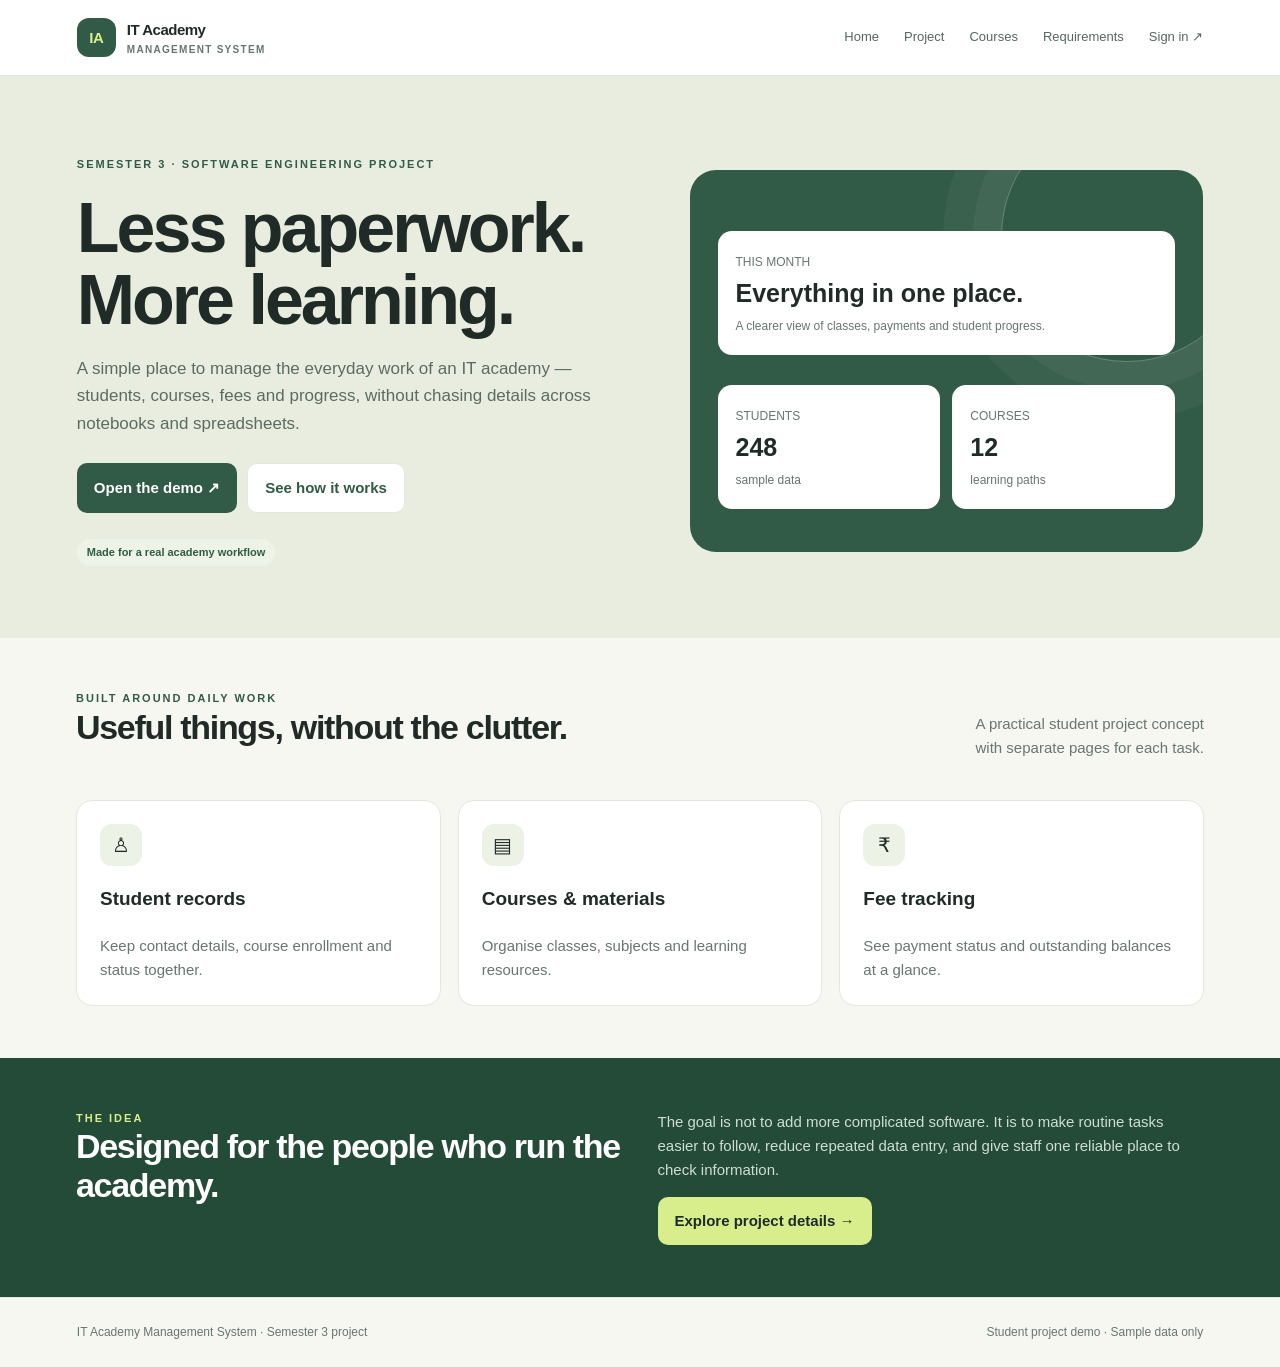
<file: index.html>
<!doctype html>
<html lang="en">

<head>
    <meta charset="utf-8">
    <meta name="viewport" content="width=device-width,initial-scale=1">
    <meta name="description" content="IT Academy Management System student project">
    <title>Home | IT Academy</title>
    <link rel="stylesheet" href="style.css">
</head>

<body>
    <header class="top"><a class="brand" href="index.html"><span class="logo">IA</span><span>IT Academy<small>MANAGEMENT
                    SYSTEM</small></span></a>
        <nav><a href="index.html">Home</a><a href="overview.html">Project</a><a href="courses.html">Courses</a><a
                href="requirements.html">Requirements</a><a class="nav-login" href="login.html">Sign in ↗</a></nav>
    </header>
    <main>
        <section class="hero">
            <div>
                <div class="eyebrow">Semester 3 · Software Engineering Project</div>
                <h1>Less paperwork.<br>More learning.</h1>
                <p>A simple place to manage the everyday work of an IT academy — students, courses, fees and progress,
                    without chasing details across notebooks and spreadsheets.</p>
                <div class="actions"><a class="btn" href="login.html">Open the demo ↗</a><a class="btn light"
                        href="overview.html">See how it works</a></div><span class="tag">Made for a real academy
                    workflow</span>
            </div>
            <div class="hero-art">
                <div class="eyebrow">A quick look inside</div>
                <div class="art-note"><span class="muted small">THIS MONTH</span><strong>Everything in one
                        place.</strong><span class="muted small">A clearer view of classes, payments and student
                        progress.</span></div>
                <div class="art-row">
                    <div class="art-note"><span class="muted small">STUDENTS</span><strong>248</strong><span
                            class="small muted">sample data</span></div>
                    <div class="art-note"><span class="muted small">COURSES</span><strong>12</strong><span
                            class="small muted">learning paths</span></div>
                </div>
            </div>
        </section>
        <section class="wrap">
            <div class="section-head">
                <div>
                    <div class="eyebrow">Built around daily work</div>
                    <h2>Useful things, without the clutter.</h2>
                </div>
                <p class="muted">A practical student project concept<br>with separate pages for each task.</p>
            </div>
            <div class="grid">
                <article class="card">
                    <div class="feature-icon">♙</div>
                    <h3>Student records</h3>
                    <p class="muted">Keep contact details, course enrollment and status together.</p>
                </article>
                <article class="card">
                    <div class="feature-icon">▤</div>
                    <h3>Courses & materials</h3>
                    <p class="muted">Organise classes, subjects and learning resources.</p>
                </article>
                <article class="card">
                    <div class="feature-icon">₹</div>
                    <h3>Fee tracking</h3>
                    <p class="muted">See payment status and outstanding balances at a glance.</p>
                </article>
            </div>
        </section>
        <section class="band">
            <div class="wrap two">
                <div>
                    <div class="eyebrow">The idea</div>
                    <h2>Designed for the people who run the academy.</h2>
                </div>
                <div>
                    <p class="muted">The goal is not to add more complicated software. It is to make routine tasks
                        easier to follow, reduce repeated data entry, and give staff one reliable place to check
                        information.</p><a class="btn lime" href="overview.html">Explore project details →</a>
                </div>
            </div>
        </section>
    </main>
    <footer class="footer"><span>IT Academy Management System · Semester 3 project</span><span>Student project demo ·
            Sample data only</span></footer>
    <script src="app.js"></script>
</body>

</html>
</file>
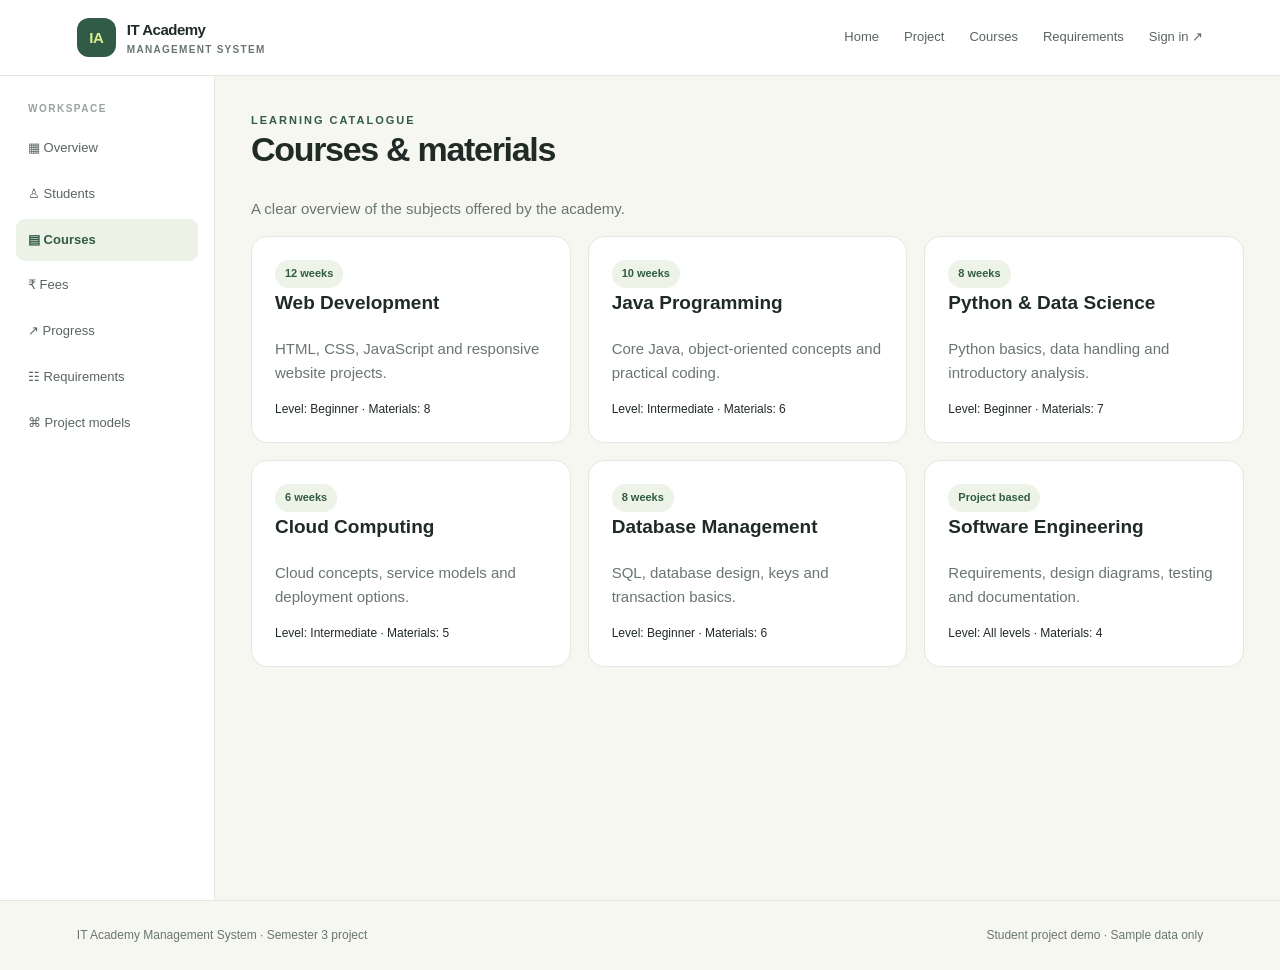
<file: courses.html>
<!doctype html>
<html lang="en">

<head>
    <meta charset="utf-8">
    <meta name="viewport" content="width=device-width,initial-scale=1">
    <meta name="description" content="IT Academy Management System student project">
    <title>Courses | IT Academy</title>
    <link rel="stylesheet" href="style.css">
</head>

<body>
    <header class="top"><a class="brand" href="index.html"><span class="logo">IA</span><span>IT Academy<small>MANAGEMENT
                    SYSTEM</small></span></a>
        <nav><a href="index.html">Home</a><a href="overview.html">Project</a><a href="courses.html">Courses</a><a
                href="requirements.html">Requirements</a><a class="nav-login" href="login.html">Sign in ↗</a></nav>
    </header>
    <main>
        <div class="sidebar-layout">
            <aside class="side">
                <p>Workspace</p><a href="dashboard.html">▦ Overview</a><a href="students.html">♙ Students</a><a
                    class="active" href="courses.html">▤ Courses</a><a href="fees.html">₹ Fees</a><a
                    href="progress.html">↗ Progress</a><a href="requirements.html">☷ Requirements</a><a
                    href="modeling.html">⌘ Project models</a>
            </aside>
            <div class="main-area">
                <div class="eyebrow">Learning catalogue</div>
                <h2>Courses & materials</h2>
                <p class="muted">A clear overview of the subjects offered by the academy.</p>
                <div class="grid">
                    <article class="card"><span class="tag">12 weeks</span>
                        <h3>Web Development</h3>
                        <p class="muted">HTML, CSS, JavaScript and responsive website projects.</p>
                        <p class="small">Level: Beginner · Materials: 8</p>
                    </article>
                    <article class="card"><span class="tag">10 weeks</span>
                        <h3>Java Programming</h3>
                        <p class="muted">Core Java, object-oriented concepts and practical coding.</p>
                        <p class="small">Level: Intermediate · Materials: 6</p>
                    </article>
                    <article class="card"><span class="tag">8 weeks</span>
                        <h3>Python & Data Science</h3>
                        <p class="muted">Python basics, data handling and introductory analysis.</p>
                        <p class="small">Level: Beginner · Materials: 7</p>
                    </article>
                    <article class="card"><span class="tag">6 weeks</span>
                        <h3>Cloud Computing</h3>
                        <p class="muted">Cloud concepts, service models and deployment options.</p>
                        <p class="small">Level: Intermediate · Materials: 5</p>
                    </article>
                    <article class="card"><span class="tag">8 weeks</span>
                        <h3>Database Management</h3>
                        <p class="muted">SQL, database design, keys and transaction basics.</p>
                        <p class="small">Level: Beginner · Materials: 6</p>
                    </article>
                    <article class="card"><span class="tag">Project based</span>
                        <h3>Software Engineering</h3>
                        <p class="muted">Requirements, design diagrams, testing and documentation.</p>
                        <p class="small">Level: All levels · Materials: 4</p>
                    </article>
                </div>
            </div>
        </div>
    </main>
    <footer class="footer"><span>IT Academy Management System · Semester 3 project</span><span>Student project demo ·
            Sample data only</span></footer>
    <script src="app.js"></script>
</body>

</html>
</file>
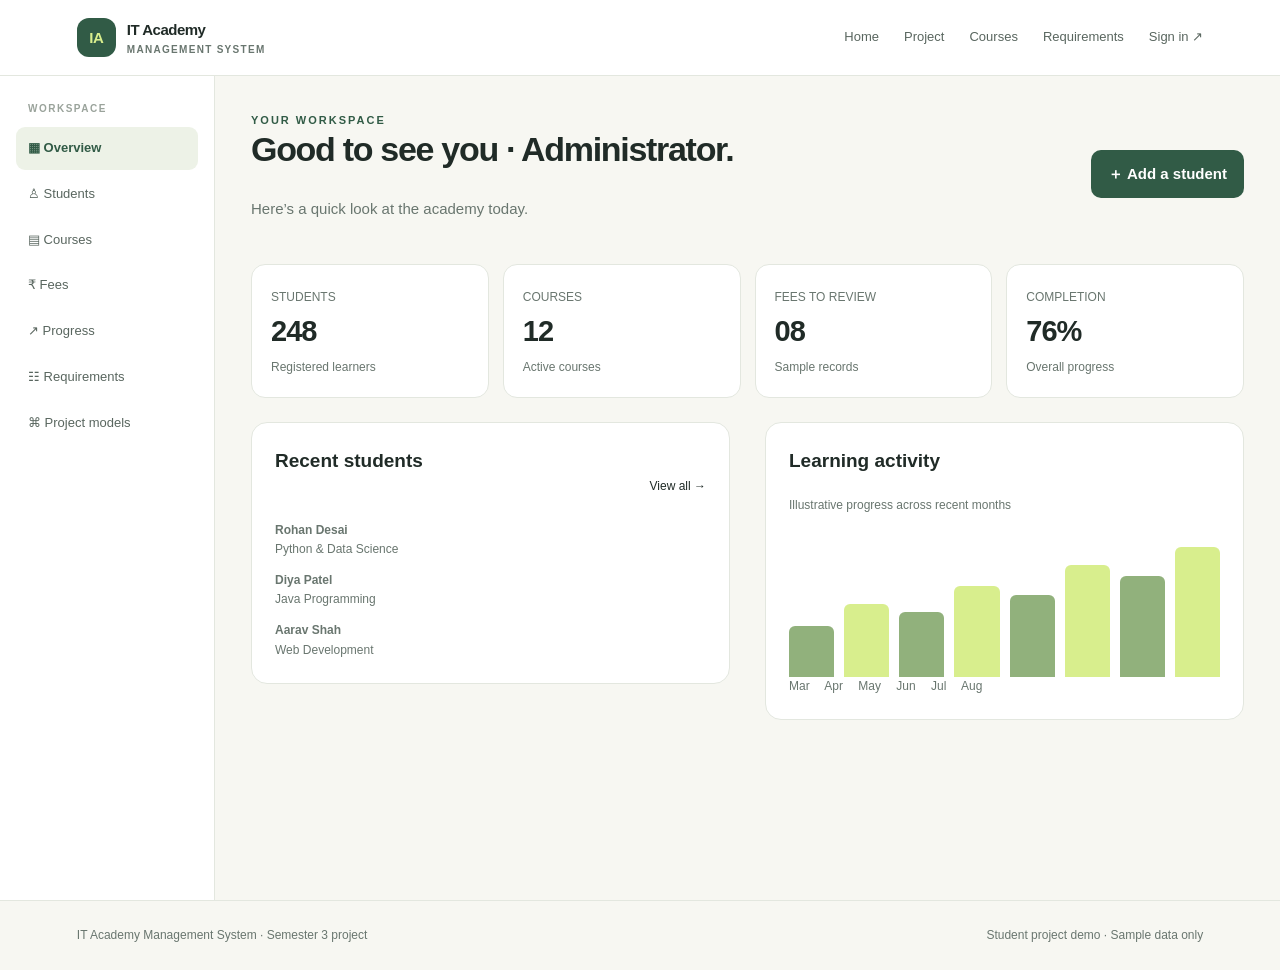
<file: dashboard.html>
<!doctype html>
<html lang="en">

<head>
    <meta charset="utf-8">
    <meta name="viewport" content="width=device-width,initial-scale=1">
    <meta name="description" content="IT Academy Management System student project">
    <title>Dashboard | IT Academy</title>
    <link rel="stylesheet" href="style.css">
</head>

<body>
    <header class="top"><a class="brand" href="index.html"><span class="logo">IA</span><span>IT Academy<small>MANAGEMENT
                    SYSTEM</small></span></a>
        <nav><a href="index.html">Home</a><a href="overview.html">Project</a><a href="courses.html">Courses</a><a
                href="requirements.html">Requirements</a><a class="nav-login" href="login.html">Sign in ↗</a></nav>
    </header>
    <main>
        <div class="sidebar-layout">
            <aside class="side">
                <p>Workspace</p><a class="active" href="dashboard.html">▦ Overview</a><a href="students.html">♙
                    Students</a><a href="courses.html">▤ Courses</a><a href="fees.html">₹ Fees</a><a
                    href="progress.html">↗ Progress</a><a href="requirements.html">☷ Requirements</a><a
                    href="modeling.html">⌘ Project models</a>
            </aside>
            <div class="main-area">
                <div class="page-title">
                    <div>
                        <div class="eyebrow">Your workspace</div>
                        <h2 id="welcomeTitle">Good to see you.</h2>
                        <p class="muted">Here’s a quick look at the academy today.</p>
                    </div><a class="btn" href="students.html">＋ Add a student</a>
                </div>
                <div class="statgrid">
                    <div class="stat"><span>STUDENTS</span><strong id="studentCount">248</strong><span>Registered
                            learners</span></div>
                    <div class="stat"><span>COURSES</span><strong>12</strong><span>Active courses</span></div>
                    <div class="stat"><span>FEES TO REVIEW</span><strong>08</strong><span>Sample records</span></div>
                    <div class="stat"><span>COMPLETION</span><strong>76%</strong><span>Overall progress</span></div>
                </div>
                <div class="two">
                    <div class="card">
                        <div class="section-head">
                            <h3>Recent students</h3><a class="small" href="students.html">View all →</a>
                        </div>
                        <div id="recentStudents" class="muted small">Loading student records…</div>
                    </div>
                    <div class="card">
                        <h3>Learning activity</h3>
                        <p class="muted small">Illustrative progress across recent months</p>
                        <div class="bars"><i style="height:38%"></i><i style="height:54%"></i><i
                                style="height:48%"></i><i style="height:67%"></i><i style="height:61%"></i><i
                                style="height:83%"></i><i style="height:75%"></i><i style="height:96%"></i></div>
                        <div class="muted small">Mar　 Apr　 May　 Jun　 Jul　 Aug</div>
                    </div>
                </div>
            </div>
        </div>
    </main>
    <footer class="footer"><span>IT Academy Management System · Semester 3 project</span><span>Student project demo ·
            Sample data only</span></footer>
    <script src="app.js"></script>
</body>

</html>
</file>
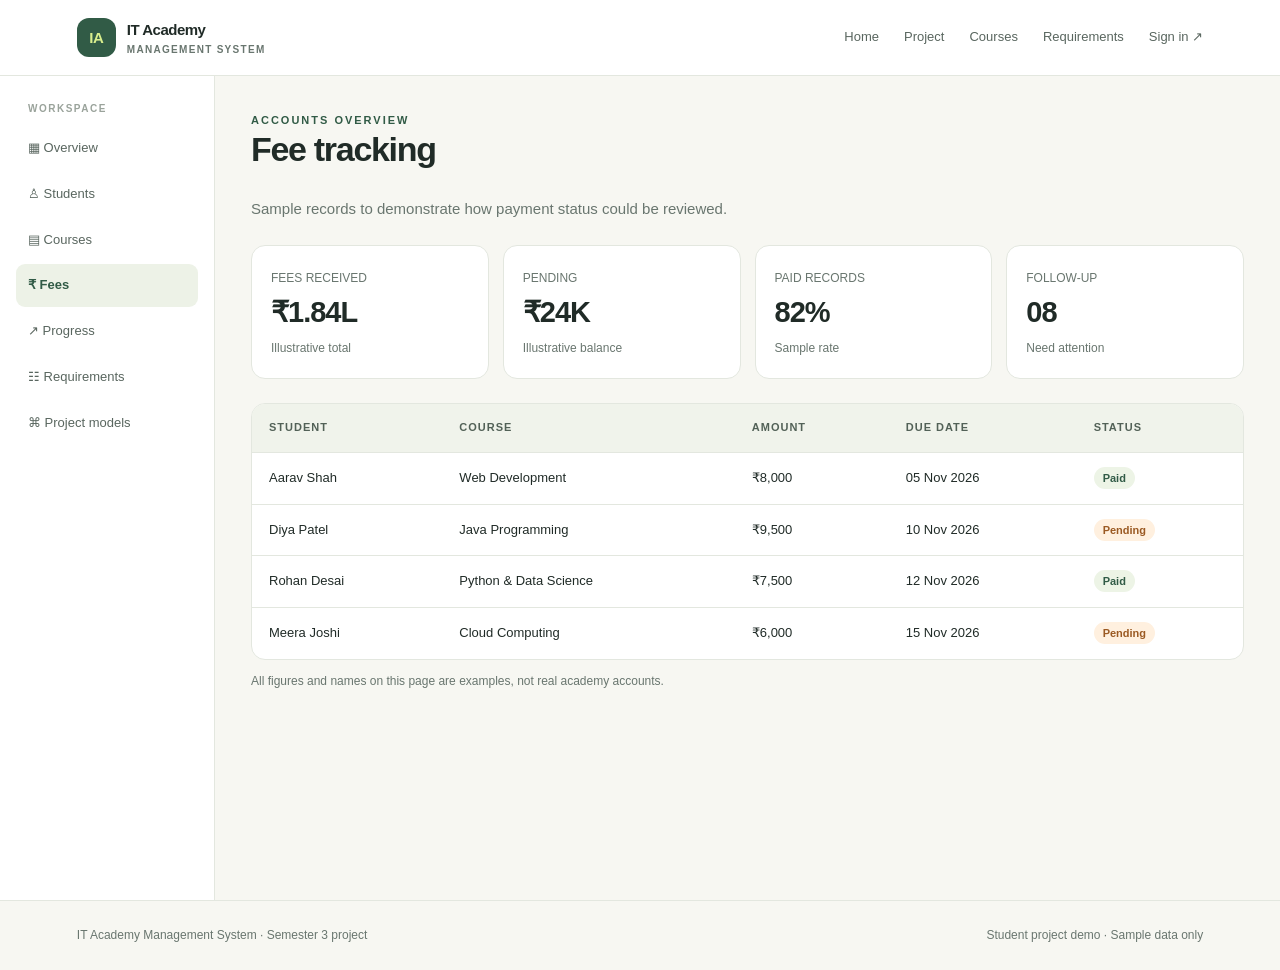
<file: fees.html>
<!doctype html>
<html lang="en">

<head>
    <meta charset="utf-8">
    <meta name="viewport" content="width=device-width,initial-scale=1">
    <meta name="description" content="IT Academy Management System student project">
    <title>Fees | IT Academy</title>
    <link rel="stylesheet" href="style.css">
</head>

<body>
    <header class="top"><a class="brand" href="index.html"><span class="logo">IA</span><span>IT Academy<small>MANAGEMENT
                    SYSTEM</small></span></a>
        <nav><a href="index.html">Home</a><a href="overview.html">Project</a><a href="courses.html">Courses</a><a
                href="requirements.html">Requirements</a><a class="nav-login" href="login.html">Sign in ↗</a></nav>
    </header>
    <main>
        <div class="sidebar-layout">
            <aside class="side">
                <p>Workspace</p><a href="dashboard.html">▦ Overview</a><a href="students.html">♙ Students</a><a
                    href="courses.html">▤ Courses</a><a class="active" href="fees.html">₹ Fees</a><a
                    href="progress.html">↗ Progress</a><a href="requirements.html">☷ Requirements</a><a
                    href="modeling.html">⌘ Project models</a>
            </aside>
            <div class="main-area">
                <div class="eyebrow">Accounts overview</div>
                <h2>Fee tracking</h2>
                <p class="muted">Sample records to demonstrate how payment status could be reviewed.</p>
                <div class="statgrid">
                    <div class="stat"><span>FEES RECEIVED</span><strong>₹1.84L</strong><span>Illustrative total</span>
                    </div>
                    <div class="stat"><span>PENDING</span><strong>₹24K</strong><span>Illustrative balance</span></div>
                    <div class="stat"><span>PAID RECORDS</span><strong>82%</strong><span>Sample rate</span></div>
                    <div class="stat"><span>FOLLOW-UP</span><strong>08</strong><span>Need attention</span></div>
                </div>
                <div class="table-wrap">
                    <table>
                        <thead>
                            <tr>
                                <th>Student</th>
                                <th>Course</th>
                                <th>Amount</th>
                                <th>Due date</th>
                                <th>Status</th>
                            </tr>
                        </thead>
                        <tbody>
                            <tr>
                                <td>Aarav Shah</td>
                                <td>Web Development</td>
                                <td>₹8,000</td>
                                <td>05 Nov 2026</td>
                                <td><span class="status">Paid</span></td>
                            </tr>
                            <tr>
                                <td>Diya Patel</td>
                                <td>Java Programming</td>
                                <td>₹9,500</td>
                                <td>10 Nov 2026</td>
                                <td><span class="status" style="background:#fff0df;color:#9b5a23">Pending</span></td>
                            </tr>
                            <tr>
                                <td>Rohan Desai</td>
                                <td>Python & Data Science</td>
                                <td>₹7,500</td>
                                <td>12 Nov 2026</td>
                                <td><span class="status">Paid</span></td>
                            </tr>
                            <tr>
                                <td>Meera Joshi</td>
                                <td>Cloud Computing</td>
                                <td>₹6,000</td>
                                <td>15 Nov 2026</td>
                                <td><span class="status" style="background:#fff0df;color:#9b5a23">Pending</span></td>
                            </tr>
                        </tbody>
                    </table>
                </div>
                <p class="small muted" style="margin-top:12px">All figures and names on this page are examples, not real
                    academy accounts.</p>
            </div>
        </div>
    </main>
    <footer class="footer"><span>IT Academy Management System · Semester 3 project</span><span>Student project demo ·
            Sample data only</span></footer>
    <script src="app.js"></script>
</body>

</html>
</file>
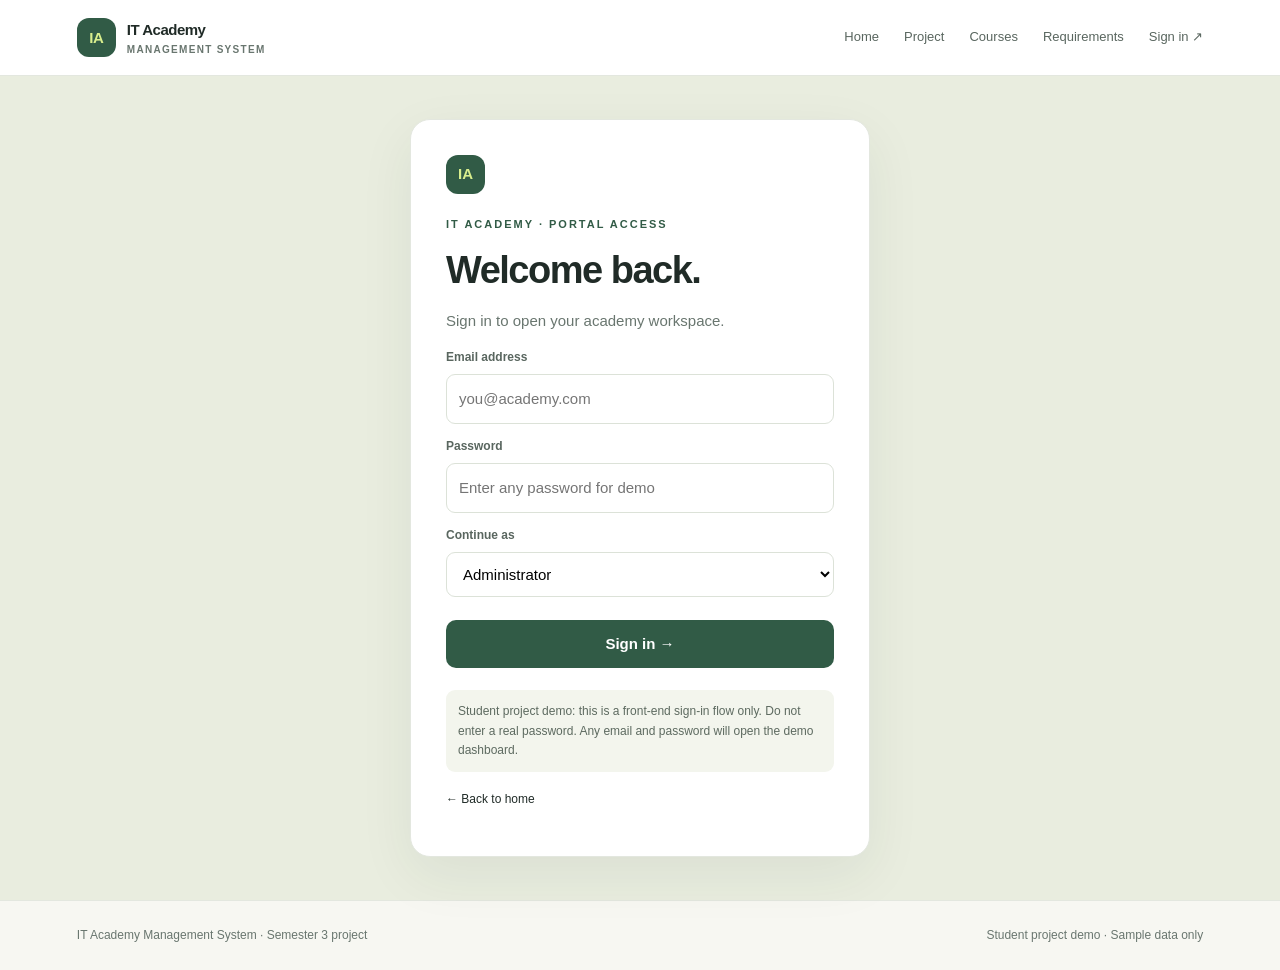
<file: login.html>
<!doctype html>
<html lang="en">

<head>
    <meta charset="utf-8">
    <meta name="viewport" content="width=device-width,initial-scale=1">
    <meta name="description" content="IT Academy Management System student project">
    <title>Login | IT Academy</title>
    <link rel="stylesheet" href="style.css">
</head>

<body>
    <header class="top"><a class="brand" href="index.html"><span class="logo">IA</span><span>IT Academy<small>MANAGEMENT
                    SYSTEM</small></span></a>
        <nav><a href="index.html">Home</a><a href="overview.html">Project</a><a href="courses.html">Courses</a><a
                href="requirements.html">Requirements</a><a class="nav-login" href="login.html">Sign in ↗</a></nav>
    </header>
    <main>
        <div class="login-bg">
            <form class="login-card" id="loginForm">
                <div class="logo">IA</div>
                <div class="eyebrow" style="margin-top:22px">IT Academy · Portal access</div>
                <h1>Welcome back.</h1>
                <p class="muted">Sign in to open your academy workspace.</p>
                <div class="field"><label for="email">Email address</label><input id="email" type="email"
                        placeholder="you@academy.com" required></div>
                <div class="field"><label for="password">Password</label><input id="password" type="password"
                        placeholder="Enter any password for demo" required></div>
                <div class="field"><label for="role">Continue as</label><select id="role">
                        <option>Administrator</option>
                        <option>Teacher</option>
                        <option>Student</option>
                    </select></div><button type="submit" style="width:100%;margin:10px 0">Sign in →</button>
                <p id="loginMessage" class="small muted"></p>
                <div class="notice">Student project demo: this is a front-end sign-in flow only. Do not enter a real
                    password. Any email and password will open the demo dashboard.</div>
                <p class="small" style="margin-top:18px"><a href="index.html">← Back to home</a></p>
            </form>
        </div>
    </main>
    <footer class="footer"><span>IT Academy Management System · Semester 3 project</span><span>Student project demo ·
            Sample data only</span></footer>
    <script src="app.js"></script>
</body>

</html>
</file>
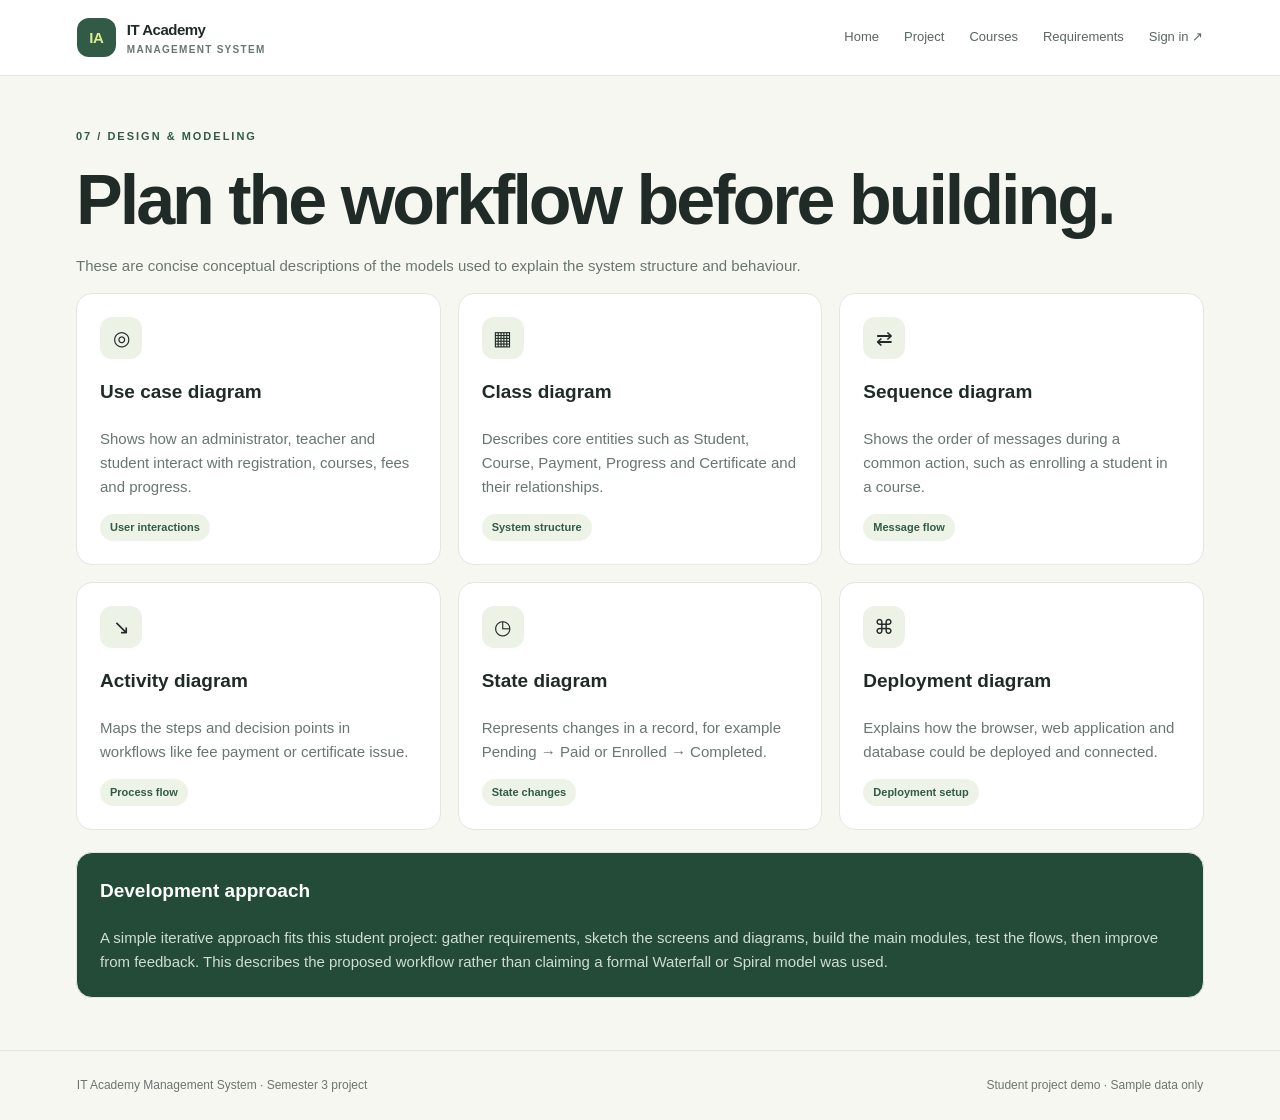
<file: modeling.html>
<!doctype html>
<html lang="en">

<head>
    <meta charset="utf-8">
    <meta name="viewport" content="width=device-width,initial-scale=1">
    <meta name="description" content="IT Academy Management System student project">
    <title>Modeling | IT Academy</title>
    <link rel="stylesheet" href="style.css">
</head>

<body>
    <header class="top"><a class="brand" href="index.html"><span class="logo">IA</span><span>IT Academy<small>MANAGEMENT
                    SYSTEM</small></span></a>
        <nav><a href="index.html">Home</a><a href="overview.html">Project</a><a href="courses.html">Courses</a><a
                href="requirements.html">Requirements</a><a class="nav-login" href="login.html">Sign in ↗</a></nav>
    </header>
    <main>
        <div class="wrap">
            <div class="eyebrow">07 / Design & modeling</div>
            <h1>Plan the workflow before building.</h1>
            <p class="muted">These are concise conceptual descriptions of the models used to explain the system
                structure and behaviour.</p>
            <div class="grid">
                <article class="card">
                    <div class="feature-icon">◎</div>
                    <h3>Use case diagram</h3>
                    <p class="muted">Shows how an administrator, teacher and student interact with registration,
                        courses, fees and progress.</p><span class="tag">User interactions</span>
                </article>
                <article class="card">
                    <div class="feature-icon">▦</div>
                    <h3>Class diagram</h3>
                    <p class="muted">Describes core entities such as Student, Course, Payment, Progress and Certificate
                        and their relationships.</p><span class="tag">System structure</span>
                </article>
                <article class="card">
                    <div class="feature-icon">⇄</div>
                    <h3>Sequence diagram</h3>
                    <p class="muted">Shows the order of messages during a common action, such as enrolling a student in
                        a course.</p><span class="tag">Message flow</span>
                </article>
                <article class="card">
                    <div class="feature-icon">↘</div>
                    <h3>Activity diagram</h3>
                    <p class="muted">Maps the steps and decision points in workflows like fee payment or certificate
                        issue.</p><span class="tag">Process flow</span>
                </article>
                <article class="card">
                    <div class="feature-icon">◷</div>
                    <h3>State diagram</h3>
                    <p class="muted">Represents changes in a record, for example Pending → Paid or Enrolled → Completed.
                    </p><span class="tag">State changes</span>
                </article>
                <article class="card">
                    <div class="feature-icon">⌘</div>
                    <h3>Deployment diagram</h3>
                    <p class="muted">Explains how the browser, web application and database could be deployed and
                        connected.</p><span class="tag">Deployment setup</span>
                </article>
            </div>
            <div class="band card" style="margin-top:22px">
                <h3>Development approach</h3>
                <p class="muted">A simple iterative approach fits this student project: gather requirements, sketch the
                    screens and diagrams, build the main modules, test the flows, then improve from feedback. This
                    describes the proposed workflow rather than claiming a formal Waterfall or Spiral model was used.
                </p>
            </div>
        </div>
    </main>
    <footer class="footer"><span>IT Academy Management System · Semester 3 project</span><span>Student project demo ·
            Sample data only</span></footer>
    <script src="app.js"></script>
</body>

</html>
</file>
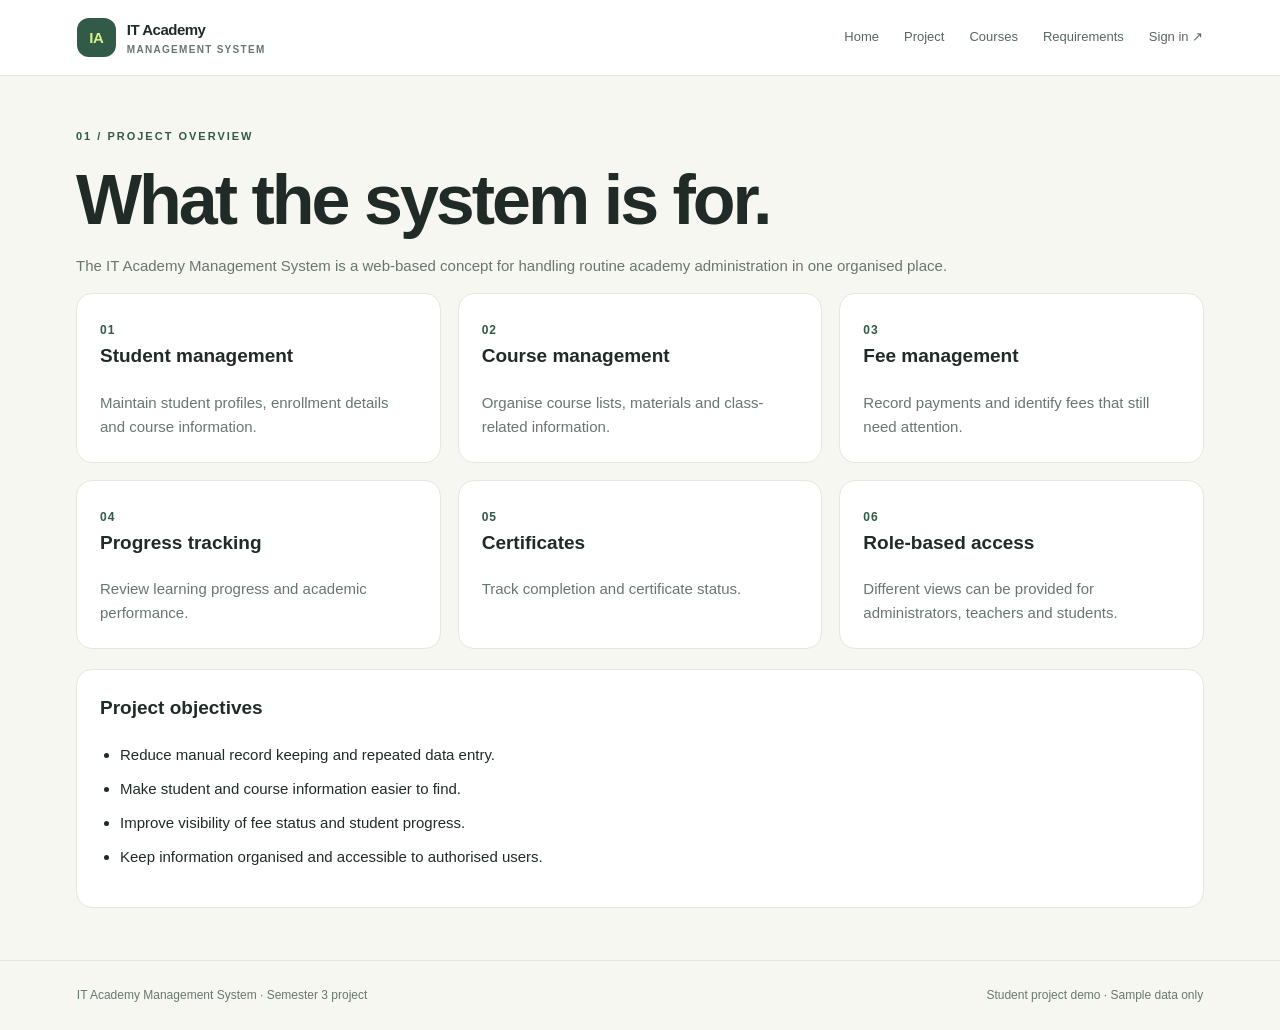
<file: overview.html>
<!doctype html>
<html lang="en">

<head>
    <meta charset="utf-8">
    <meta name="viewport" content="width=device-width,initial-scale=1">
    <meta name="description" content="IT Academy Management System student project">
    <title>Overview | IT Academy</title>
    <link rel="stylesheet" href="style.css">
</head>

<body>
    <header class="top"><a class="brand" href="index.html"><span class="logo">IA</span><span>IT Academy<small>MANAGEMENT
                    SYSTEM</small></span></a>
        <nav><a href="index.html">Home</a><a href="overview.html">Project</a><a href="courses.html">Courses</a><a
                href="requirements.html">Requirements</a><a class="nav-login" href="login.html">Sign in ↗</a></nav>
    </header>
    <main>
        <div class="wrap">
            <div class="eyebrow">01 / Project overview</div>
            <h1>What the system is for.</h1>
            <p class="muted">The IT Academy Management System is a web-based concept for handling routine academy
                administration in one organised place.</p>
            <div class="grid">
                <article class="card"><span class="number">01</span>
                    <h3>Student management</h3>
                    <p class="muted">Maintain student profiles, enrollment details and course information.</p>
                </article>
                <article class="card"><span class="number">02</span>
                    <h3>Course management</h3>
                    <p class="muted">Organise course lists, materials and class-related information.</p>
                </article>
                <article class="card"><span class="number">03</span>
                    <h3>Fee management</h3>
                    <p class="muted">Record payments and identify fees that still need attention.</p>
                </article>
                <article class="card"><span class="number">04</span>
                    <h3>Progress tracking</h3>
                    <p class="muted">Review learning progress and academic performance.</p>
                </article>
                <article class="card"><span class="number">05</span>
                    <h3>Certificates</h3>
                    <p class="muted">Track completion and certificate status.</p>
                </article>
                <article class="card"><span class="number">06</span>
                    <h3>Role-based access</h3>
                    <p class="muted">Different views can be provided for administrators, teachers and students.</p>
                </article>
            </div>
            <div class="card" style="margin-top:20px">
                <h3>Project objectives</h3>
                <ul class="list">
                    <li>Reduce manual record keeping and repeated data entry.</li>
                    <li>Make student and course information easier to find.</li>
                    <li>Improve visibility of fee status and student progress.</li>
                    <li>Keep information organised and accessible to authorised users.</li>
                </ul>
            </div>
        </div>
    </main>
    <footer class="footer"><span>IT Academy Management System · Semester 3 project</span><span>Student project demo ·
            Sample data only</span></footer>
    <script src="app.js"></script>
</body>

</html>
</file>
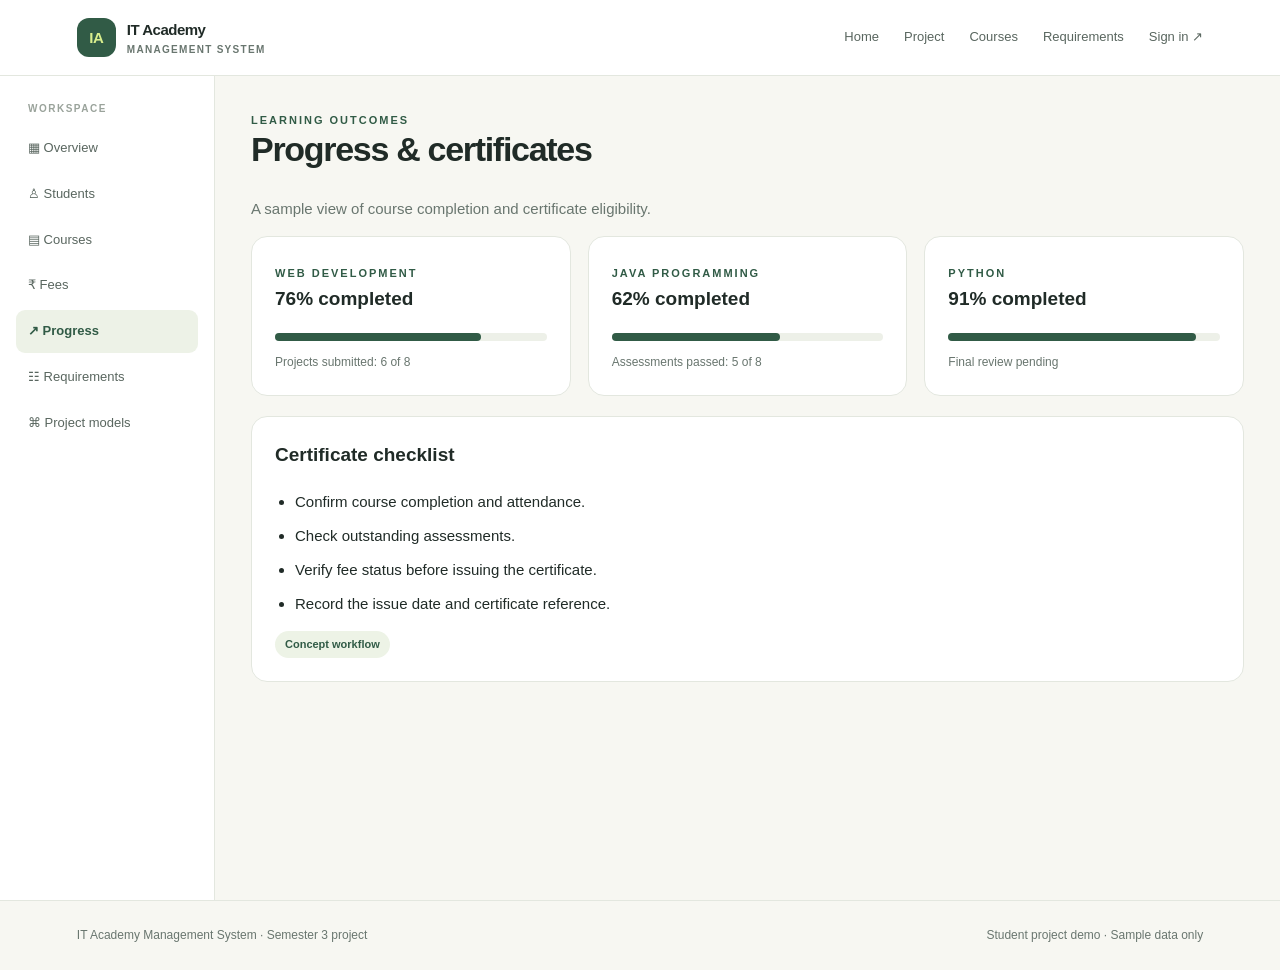
<file: progress.html>
<!doctype html>
<html lang="en">

<head>
    <meta charset="utf-8">
    <meta name="viewport" content="width=device-width,initial-scale=1">
    <meta name="description" content="IT Academy Management System student project">
    <title>Progress | IT Academy</title>
    <link rel="stylesheet" href="style.css">
</head>

<body>
    <header class="top"><a class="brand" href="index.html"><span class="logo">IA</span><span>IT Academy<small>MANAGEMENT
                    SYSTEM</small></span></a>
        <nav><a href="index.html">Home</a><a href="overview.html">Project</a><a href="courses.html">Courses</a><a
                href="requirements.html">Requirements</a><a class="nav-login" href="login.html">Sign in ↗</a></nav>
    </header>
    <main>
        <div class="sidebar-layout">
            <aside class="side">
                <p>Workspace</p><a href="dashboard.html">▦ Overview</a><a href="students.html">♙ Students</a><a
                    href="courses.html">▤ Courses</a><a href="fees.html">₹ Fees</a><a class="active"
                    href="progress.html">↗ Progress</a><a href="requirements.html">☷ Requirements</a><a
                    href="modeling.html">⌘ Project models</a>
            </aside>
            <div class="main-area">
                <div class="eyebrow">Learning outcomes</div>
                <h2>Progress & certificates</h2>
                <p class="muted">A sample view of course completion and certificate eligibility.</p>
                <div class="grid">
                    <article class="card"><span class="eyebrow">WEB DEVELOPMENT</span>
                        <h3>76% completed</h3>
                        <div style="height:8px;background:#edf0e8;border-radius:9px">
                            <div style="height:8px;width:76%;background:#315b46;border-radius:9px"></div>
                        </div>
                        <p class="muted small" style="margin-top:12px">Projects submitted: 6 of 8</p>
                    </article>
                    <article class="card"><span class="eyebrow">JAVA PROGRAMMING</span>
                        <h3>62% completed</h3>
                        <div style="height:8px;background:#edf0e8;border-radius:9px">
                            <div style="height:8px;width:62%;background:#315b46;border-radius:9px"></div>
                        </div>
                        <p class="muted small" style="margin-top:12px">Assessments passed: 5 of 8</p>
                    </article>
                    <article class="card"><span class="eyebrow">PYTHON</span>
                        <h3>91% completed</h3>
                        <div style="height:8px;background:#edf0e8;border-radius:9px">
                            <div style="height:8px;width:91%;background:#315b46;border-radius:9px"></div>
                        </div>
                        <p class="muted small" style="margin-top:12px">Final review pending</p>
                    </article>
                </div>
                <div class="card" style="margin-top:20px">
                    <h3>Certificate checklist</h3>
                    <ul class="list">
                        <li>Confirm course completion and attendance.</li>
                        <li>Check outstanding assessments.</li>
                        <li>Verify fee status before issuing the certificate.</li>
                        <li>Record the issue date and certificate reference.</li>
                    </ul><span class="tag">Concept workflow</span>
                </div>
            </div>
        </div>
    </main>
    <footer class="footer"><span>IT Academy Management System · Semester 3 project</span><span>Student project demo ·
            Sample data only</span></footer>
    <script src="app.js"></script>
</body>

</html>
</file>
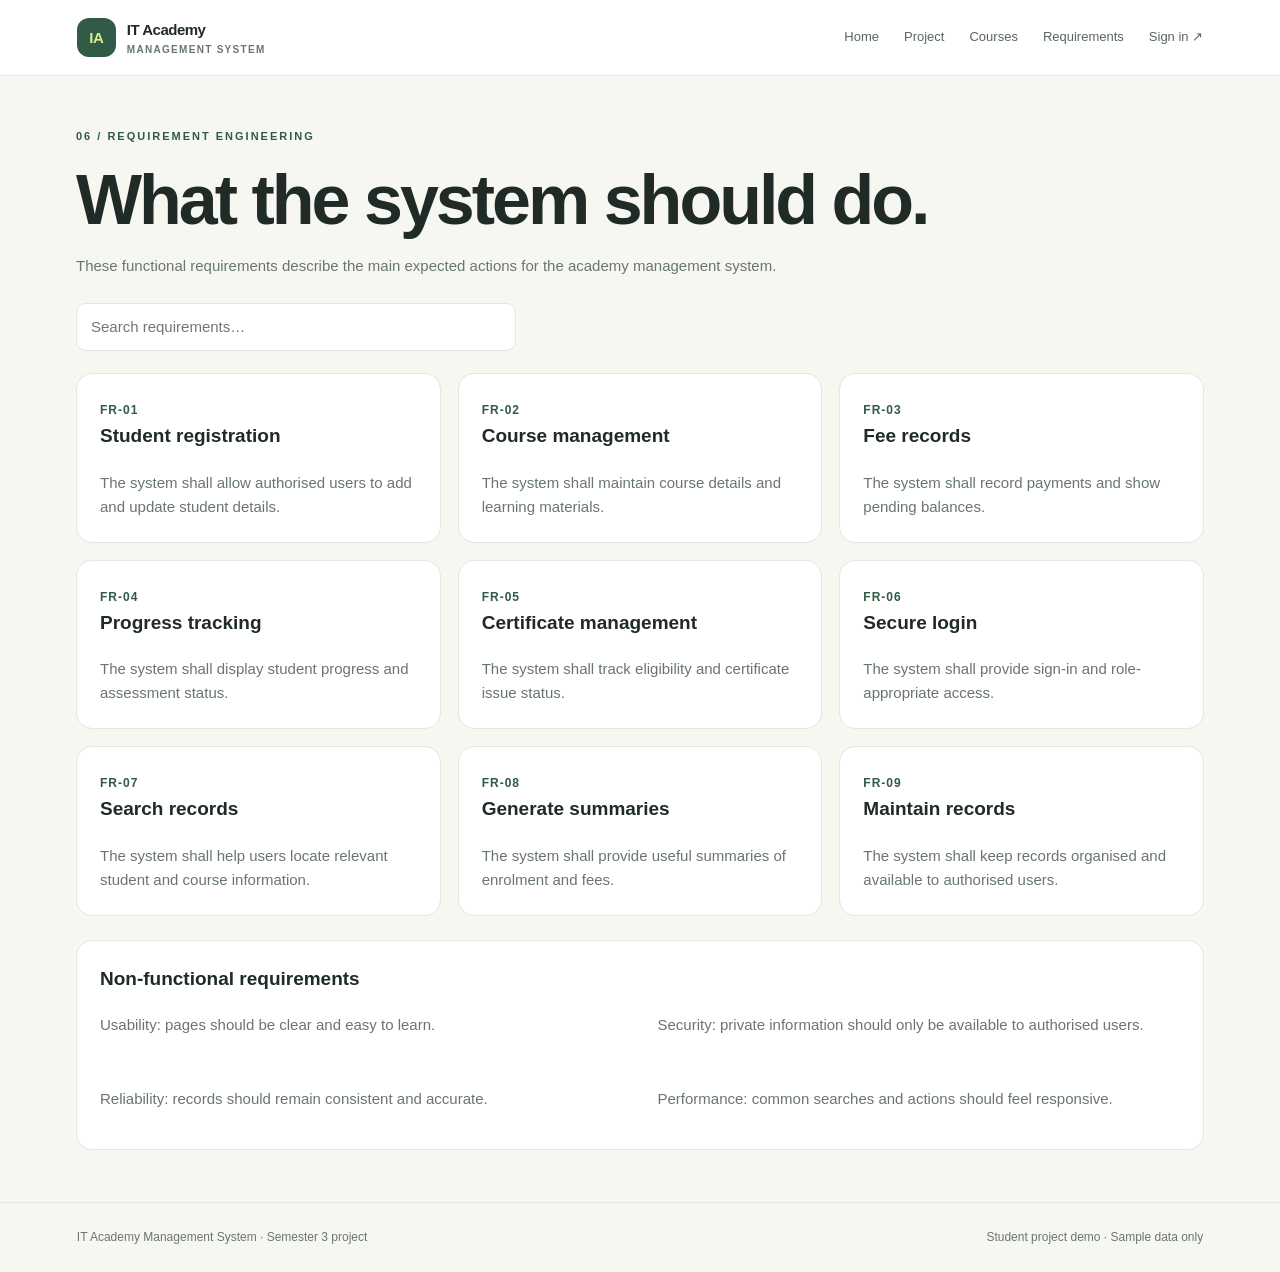
<file: requirements.html>
<!doctype html>
<html lang="en">

<head>
    <meta charset="utf-8">
    <meta name="viewport" content="width=device-width,initial-scale=1">
    <meta name="description" content="IT Academy Management System student project">
    <title>Requirements | IT Academy</title>
    <link rel="stylesheet" href="style.css">
</head>

<body>
    <header class="top"><a class="brand" href="index.html">
            <span class="logo">IA</span><span>IT Academy<small>MANAGEMENT SYSTEM</small>
            </span></a>
        <nav><a href="index.html">Home</a><a href="overview.html">Project</a>
            <a href="courses.html">Courses</a><a href="requirements.html">Requirements</a>
            <a class="nav-login" href="login.html">Sign in ↗</a>
        </nav>
    </header>
    <main>
        <div class="wrap">
            <div class="eyebrow">06 / Requirement engineering</div>
            <h1>What the system should do.</h1>
            <p class="muted">These functional requirements describe the main expected actions for the academy management
                system.</p>
            <input id="reqSearch" class="search" style="width:min(440px,100%);margin:10px 0 22px"
                placeholder="Search requirements…">
            <div class="grid" id="reqGrid">
                <article class="card req">
                    <span class="number">FR-01</span>
                    <h3>Student registration</h3>
                    <p class="muted">The system shall allow authorised users to add and update student details.</p>
                </article>
                <article class="card req"><span class="number">FR-02</span>
                    <h3>Course management</h3>
                    <p class="muted">The system shall maintain course details and learning materials.</p>
                </article>
                <article class="card req"><span class="number">FR-03</span>
                    <h3>Fee records</h3>
                    <p class="muted">The system shall record payments and show pending balances.</p>
                </article>
                <article class="card req"><span class="number">FR-04</span>
                    <h3>Progress tracking</h3>
                    <p class="muted">The system shall display student progress and assessment status.</p>
                </article>
                <article class="card req"><span class="number">FR-05</span>
                    <h3>Certificate management</h3>
                    <p class="muted">The system shall track eligibility and certificate issue status.</p>
                </article>
                <article class="card req"><span class="number">FR-06</span>
                    <h3>Secure login</h3>
                    <p class="muted">The system shall provide sign-in and role-appropriate access.</p>
                </article>
                <article class="card req"><span class="number">FR-07</span>
                    <h3>Search records</h3>
                    <p class="muted">The system shall help users locate relevant student and course information.</p>
                </article>
                <article class="card req"><span class="number">FR-08</span>
                    <h3>Generate summaries</h3>
                    <p class="muted">The system shall provide useful summaries of enrolment and fees.</p>
                </article>
                <article class="card req"><span class="number">FR-09</span>
                    <h3>Maintain records</h3>
                    <p class="muted">The system shall keep records organised and available to authorised users.</p>
                </article>
            </div>
            <p id="noReq" class="muted hidden">No matching requirements found.</p>
            <div class="card" style="margin-top:24px">
                <h3>Non-functional requirements</h3>
                <div class="two">
                    <p class="muted">Usability: pages should be clear and easy to learn.</p>
                    <p class="muted">Security: private information should only be available to authorised users.</p>
                    <p class="muted">Reliability: records should remain consistent and accurate.</p>
                    <p class="muted">Performance: common searches and actions should feel responsive.</p>
                </div>
            </div>
        </div>
    </main>
    <footer class="footer"><span>IT Academy Management System · Semester 3 project</span><span>Student project demo ·
            Sample data only</span></footer>
    <script src="app.js"></script>
</body>

</html>
</file>
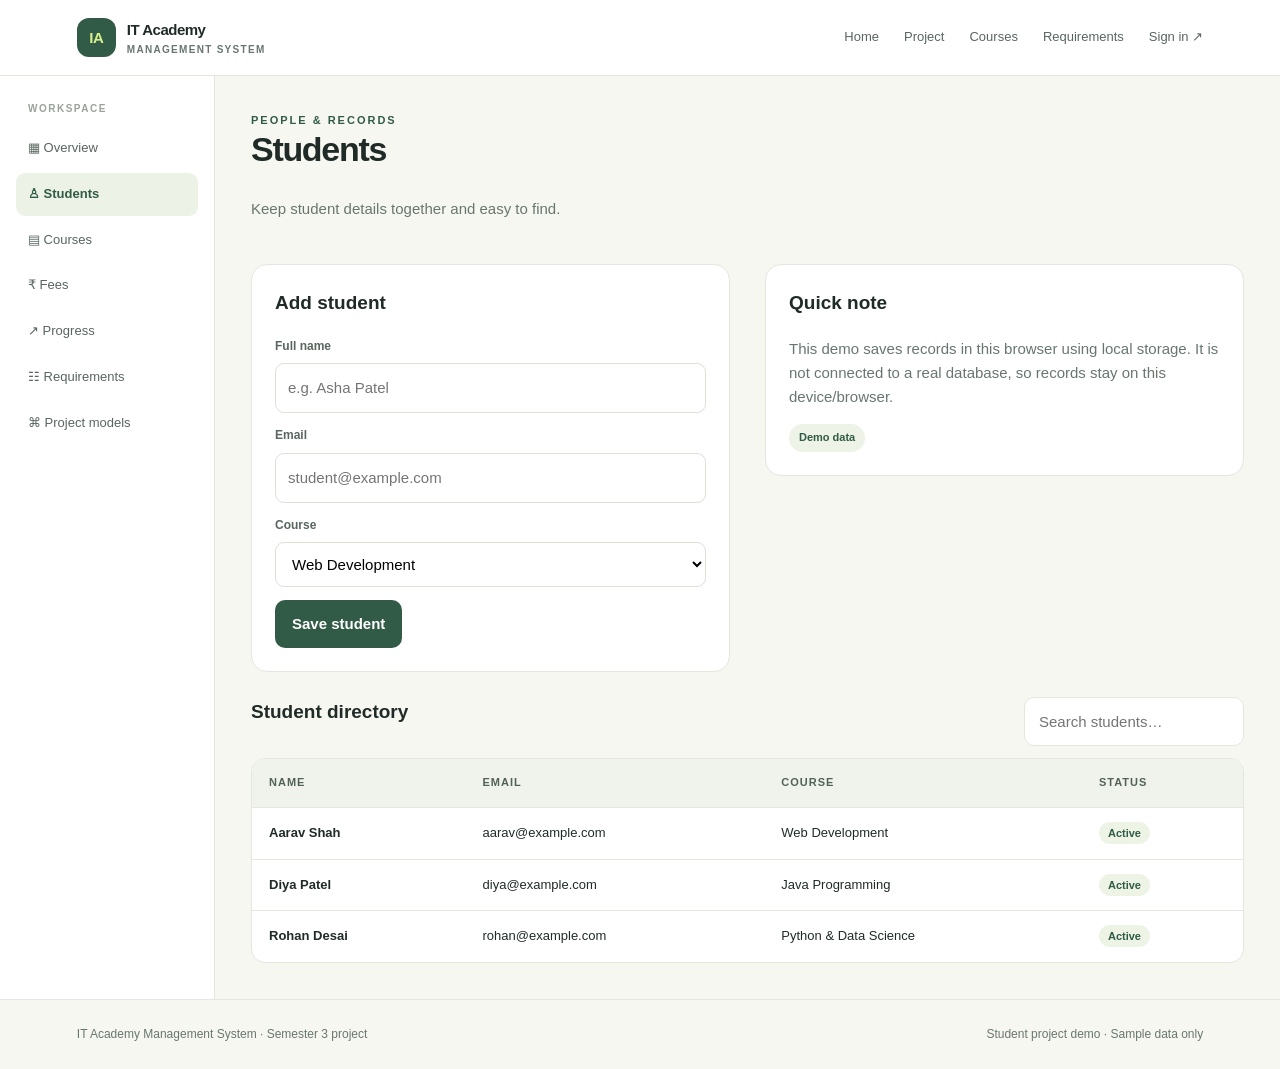
<file: students.html>
<!doctype html>
<html lang="en">

<head>
    <meta charset="utf-8">
    <meta name="viewport" content="width=device-width,initial-scale=1">
    <meta name="description" content="IT Academy Management System student project">
    <title>Students | IT Academy</title>
    <link rel="stylesheet" href="style.css">
</head>

<body>
    <header class="top"><a class="brand" href="index.html"><span class="logo">IA</span><span>IT Academy<small>MANAGEMENT
                    SYSTEM</small></span></a>
        <nav><a href="index.html">Home</a><a href="overview.html">Project</a><a href="courses.html">Courses</a><a
                href="requirements.html">Requirements</a><a class="nav-login" href="login.html">Sign in ↗</a></nav>
    </header>
    <main>
        <div class="sidebar-layout">
            <aside class="side">
                <p>Workspace</p><a href="dashboard.html">▦ Overview</a><a class="active" href="students.html">♙
                    Students</a><a href="courses.html">▤ Courses</a><a href="fees.html">₹ Fees</a><a
                    href="progress.html">↗ Progress</a><a href="requirements.html">☷ Requirements</a><a
                    href="modeling.html">⌘ Project models</a>
            </aside>
            <div class="main-area">
                <div class="page-title">
                    <div>
                        <div class="eyebrow">People & records</div>
                        <h2>Students</h2>
                        <p class="muted">Keep student details together and easy to find.</p>
                    </div>
                </div>
                <div class="two">
                    <form class="card" id="studentForm">
                        <h3>Add student</h3>
                        <div class="field"><label>Full name</label><input id="studentName" required
                                placeholder="e.g. Asha Patel"></div>
                        <div class="field"><label>Email</label><input id="studentEmail" type="email" required
                                placeholder="student@example.com"></div>
                        <div class="field"><label>Course</label><select id="studentCourse">
                                <option>Web Development</option>
                                <option>Java Programming</option>
                                <option>Python & Data Science</option>
                                <option>Cloud Computing</option>
                            </select></div><button type="submit">Save student</button>
                        <p class="small muted" id="studentMsg"></p>
                    </form>
                    <div class="card">
                        <h3>Quick note</h3>
                        <p class="muted">This demo saves records in this browser using local storage. It is not
                            connected to a real database, so records stay on this device/browser.</p><span
                            class="tag">Demo data</span>
                    </div>
                </div>
                <div style="margin:25px 0 12px;display:flex;justify-content:space-between;gap:12px;flex-wrap:wrap">
                    <h3>Student directory</h3><input class="search" id="studentSearch" placeholder="Search students…">
                </div>
                <div class="table-wrap">
                    <table>
                        <thead>
                            <tr>
                                <th>Name</th>
                                <th>Email</th>
                                <th>Course</th>
                                <th>Status</th>
                            </tr>
                        </thead>
                        <tbody id="studentTable"></tbody>
                    </table>
                </div>
            </div>
        </div>
    </main>
    <footer class="footer"><span>IT Academy Management System · Semester 3 project</span><span>Student project demo ·
            Sample data only</span></footer>
    <script src="app.js"></script>
</body>

</html>
</file>
<file: style.css>
:root {
    --ink: #202b27;
    --muted: #69766f;
    --paper: #f7f7f2;
    --white: #fff;
    --green: #315b46;
    --lime: #d8ee8d;
    --line: #e3e7df;
    --orange: #e8a16d
}

* {
    box-sizing: border-box
}

body {
    margin: 0;
    background: var(--paper);
    color: var(--ink);
    font: 15px/1.6 Inter, Arial, sans-serif
}

a {
    color: inherit;
    text-decoration: none
}

button,
input,
select {
    font: inherit
}

button,
.btn {
    cursor: pointer;
    border: 0;
    border-radius: 10px;
    padding: 12px 17px;
    background: var(--green);
    color: white;
    font-weight: 650;
    display: inline-flex;
    justify-content: center;
    align-items: center;
    gap: 8px
}

.btn.light {
    background: white;
    color: var(--green);
    border: 1px solid var(--line)
}

.btn.lime {
    background: var(--lime);
    color: var(--ink)
}

.shell {
    min-height: 100vh
}

.top {
    height: 76px;
    background: #fff;
    border-bottom: 1px solid var(--line);
    display: flex;
    align-items: center;
    justify-content: space-between;
    padding: 0 6vw;
    position: sticky;
    top: 0;
    z-index: 4
}

.brand {
    display: flex;
    align-items: center;
    gap: 11px;
    font-weight: 800;
    letter-spacing: -.5px
}

.logo {
    display: grid;
    place-items: center;
    width: 39px;
    height: 39px;
    background: var(--green);
    color: var(--lime);
    border-radius: 12px;
    font-weight: 900
}

.brand small {
    display: block;
    font-size: 10px;
    letter-spacing: 1.3px;
    color: var(--muted);
    font-weight: 600
}

.top nav {
    display: flex;
    gap: 25px;
    align-items: center;
    font-size: 13px;
    color: #59665f
}

.top nav a:hover,
.top nav a.active {
    color: var(--green);
    font-weight: 800
}

.wrap {
    max-width: 1180px;
    margin: auto;
    padding: 52px 26px
}

.eyebrow {
    text-transform: uppercase;
    font-size: 11px;
    letter-spacing: 2px;
    font-weight: 800;
    color: var(--green)
}

h1,
h2,
h3,
p {
    margin-top: 0
}

h1 {
    font-size: clamp(40px, 5.8vw, 70px);
    line-height: 1.04;
    letter-spacing: -3px;
    margin: 18px 0
}

h2 {
    font-size: 34px;
    line-height: 1.15;
    letter-spacing: -1.3px
}

h3 {
    font-size: 19px
}

.muted {
    color: var(--muted)
}

.hero {
    background: #e9eddf;
    padding: 80px 6vw 72px;
    display: grid;
    grid-template-columns: 1.05fr .95fr;
    gap: 45px;
    align-items: center
}

.hero p {
    max-width: 550px;
    color: #5c6b61;
    font-size: 17px
}

.actions {
    display: flex;
    gap: 10px;
    flex-wrap: wrap;
    margin: 26px 0
}

.hero-art {
    background: var(--green);
    color: white;
    border-radius: 26px;
    padding: 28px;
    min-height: 340px;
    position: relative;
    overflow: hidden
}

.hero-art:after {
    content: "";
    position: absolute;
    width: 250px;
    height: 250px;
    border: 1px solid #ffffff44;
    border-radius: 50%;
    right: -50px;
    top: -60px;
    box-shadow: 0 0 0 28px #ffffff0c, 0 0 0 58px #ffffff0a
}

.art-note {
    background: #fff;
    color: var(--ink);
    border-radius: 14px;
    padding: 18px;
    margin: 15px 0;
    position: relative;
    z-index: 1
}

.art-note strong {
    font-size: 25px;
    display: block
}

.art-row {
    display: grid;
    grid-template-columns: 1fr 1fr;
    gap: 12px
}

.tag {
    display: inline-block;
    border-radius: 99px;
    background: #edf3e6;
    color: var(--green);
    font-size: 11px;
    padding: 5px 10px;
    font-weight: 800
}

.section-head {
    display: flex;
    justify-content: space-between;
    align-items: end;
    gap: 20px;
    margin-bottom: 25px
}

.grid {
    display: grid;
    grid-template-columns: repeat(3, 1fr);
    gap: 17px
}

.card {
    background: white;
    border: 1px solid var(--line);
    border-radius: 16px;
    padding: 23px
}

.card p:last-child {
    margin-bottom: 0
}

.number {
    font-size: 12px;
    color: var(--green);
    font-weight: 900;
    letter-spacing: 1px
}

.feature-icon {
    height: 42px;
    width: 42px;
    background: #edf2e7;
    display: grid;
    place-items: center;
    border-radius: 12px;
    font-size: 20px;
    margin-bottom: 18px
}

.band {
    background: #244b38;
    color: white
}

.band .muted {
    color: #d0ddd2
}

.band .eyebrow {
    color: var(--lime)
}

.two {
    display: grid;
    grid-template-columns: 1fr 1fr;
    gap: 35px;
    align-items: start
}

.list {
    padding-left: 20px
}

.list li {
    margin: 10px 0
}

.statgrid {
    display: grid;
    grid-template-columns: repeat(4, 1fr);
    gap: 14px;
    margin: 24px 0
}

.stat {
    background: #fff;
    border: 1px solid var(--line);
    border-radius: 14px;
    padding: 19px
}

.stat strong {
    display: block;
    font-size: 29px;
    letter-spacing: -1px
}

.stat span {
    font-size: 12px;
    color: var(--muted)
}

.page-title {
    display: flex;
    justify-content: space-between;
    align-items: center;
    gap: 20px;
    margin-bottom: 28px
}

.table-wrap {
    overflow: auto;
    background: #fff;
    border: 1px solid var(--line);
    border-radius: 14px
}

table {
    border-collapse: collapse;
    width: 100%;
    min-width: 600px
}

th,
td {
    text-align: left;
    padding: 15px 17px;
    border-bottom: 1px solid var(--line);
    font-size: 13px
}

th {
    background: #f0f3eb;
    color: #526157;
    font-size: 11px;
    text-transform: uppercase;
    letter-spacing: 1px
}

tr:last-child td {
    border-bottom: 0
}

.field {
    display: flex;
    flex-direction: column;
    gap: 7px;
    margin: 13px 0
}

.field label {
    font-size: 12px;
    font-weight: 800;
    color: #59665f
}

.field input,
.field select {
    padding: 12px;
    border: 1px solid #dce2d8;
    border-radius: 9px;
    background: white;
    outline-color: var(--green)
}

.search {
    padding: 11px 14px;
    border: 1px solid var(--line);
    border-radius: 10px;
    background: white;
    min-width: 220px
}

.status {
    font-size: 11px;
    padding: 5px 9px;
    background: #edf4e6;
    color: #315b46;
    border-radius: 99px;
    font-weight: 800
}

.footer {
    padding: 25px 6vw;
    border-top: 1px solid var(--line);
    display: flex;
    justify-content: space-between;
    gap: 20px;
    color: var(--muted);
    font-size: 12px
}

.login-bg {
    min-height: calc(100vh - 76px);
    display: grid;
    place-items: center;
    padding: 35px;
    background: #e9eddf
}

.login-card {
    width: min(460px, 100%);
    background: white;
    padding: 35px;
    border-radius: 20px;
    border: 1px solid var(--line);
    box-shadow: 0 18px 55px #203a2812
}

.login-card h1 {
    font-size: 38px;
    letter-spacing: -1.5px
}

.notice {
    font-size: 12px;
    padding: 12px;
    background: #f3f5ed;
    border-radius: 9px;
    color: #5d6a60
}

.sidebar-layout {
    display: grid;
    grid-template-columns: 215px 1fr;
    min-height: calc(100vh - 76px)
}

.side {
    background: #fff;
    border-right: 1px solid var(--line);
    padding: 25px 16px
}

.side p {
    font-size: 10px;
    text-transform: uppercase;
    letter-spacing: 1.5px;
    color: #9aa39b;
    font-weight: 800;
    padding: 0 12px
}

.side a {
    display: block;
    padding: 11px 12px;
    border-radius: 9px;
    margin: 3px 0;
    color: #59665f;
    font-size: 13px
}

.side a.active,
.side a:hover {
    background: #edf2e7;
    color: var(--green);
    font-weight: 800
}

.main-area {
    padding: 36px;
    min-width: 0
}

.small {
    font-size: 12px
}

.bars {
    height: 150px;
    display: flex;
    align-items: end;
    gap: 10px;
    padding-top: 15px
}

.bars i {
    flex: 1;
    background: #91b17c;
    border-radius: 6px 6px 0 0;
    min-height: 12px
}

.bars i:nth-child(2n) {
    background: #d8ee8d
}

.hidden {
    display: none !important
}

@media(max-width:800px) {
    .top {
        padding: 0 18px
    }

    .top nav {
        gap: 12px;
        font-size: 11px
    }

    .hero {
        grid-template-columns: 1fr;
        padding: 55px 22px
    }

    .grid {
        grid-template-columns: 1fr 1fr
    }

    .two {
        grid-template-columns: 1fr
    }

    .statgrid {
        grid-template-columns: 1fr 1fr
    }

    .sidebar-layout {
        grid-template-columns: 1fr
    }

    .side {
        display: flex;
        overflow: auto;
        gap: 4px;
        padding: 10px;
        border-right: 0;
        border-bottom: 1px solid var(--line)
    }

    .side p {
        display: none
    }

    .side a {
        white-space: nowrap
    }

    .main-area {
        padding: 24px 16px
    }

    .wrap {
        padding: 40px 20px
    }
}

@media(max-width:520px) {
    .top nav a:not(.nav-login) {
        display: none
    }

    .grid {
        grid-template-columns: 1fr
    }

    .section-head,
    .page-title {
        align-items: start;
        flex-direction: column
    }

    .search {
        width: 100%
    }

    .footer {
        flex-direction: column
    }

    .hero-art {
        padding: 18px
    }

    h2 {
        font-size: 29px
    }
}
</file>
